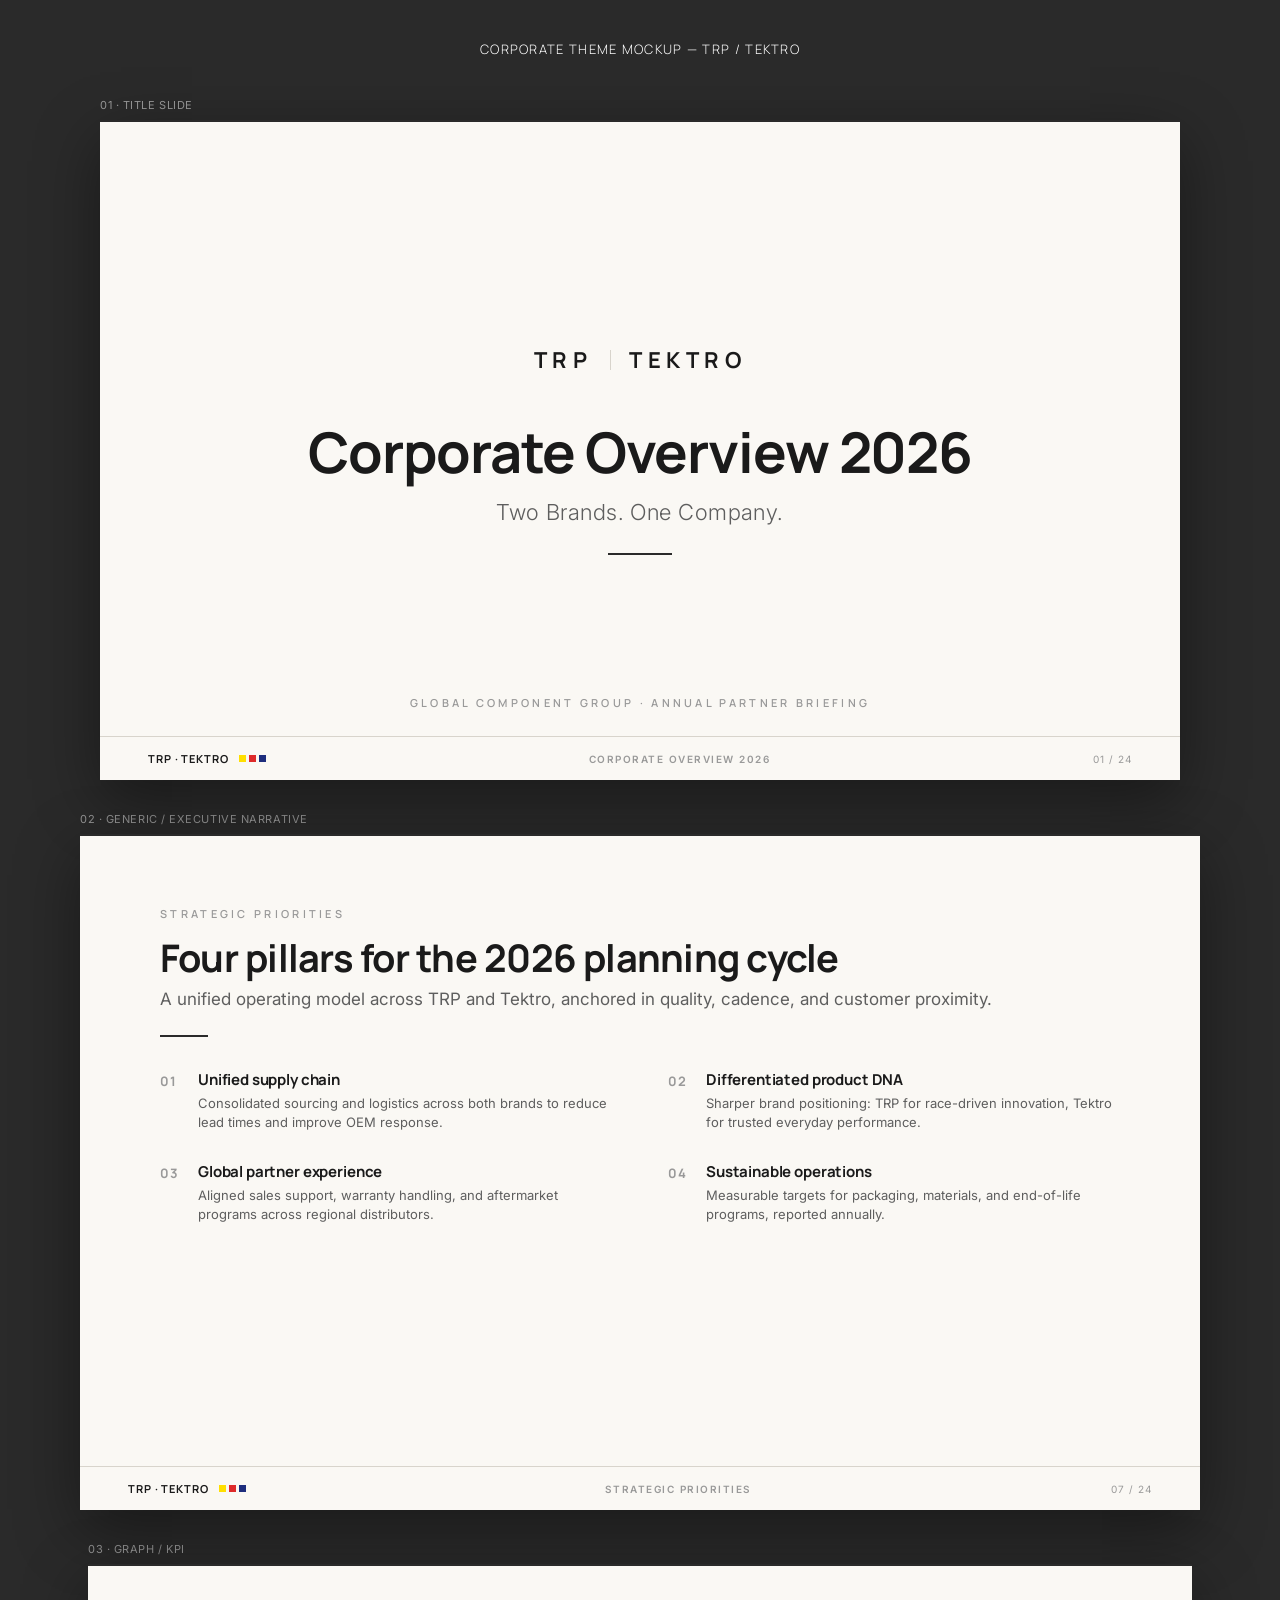
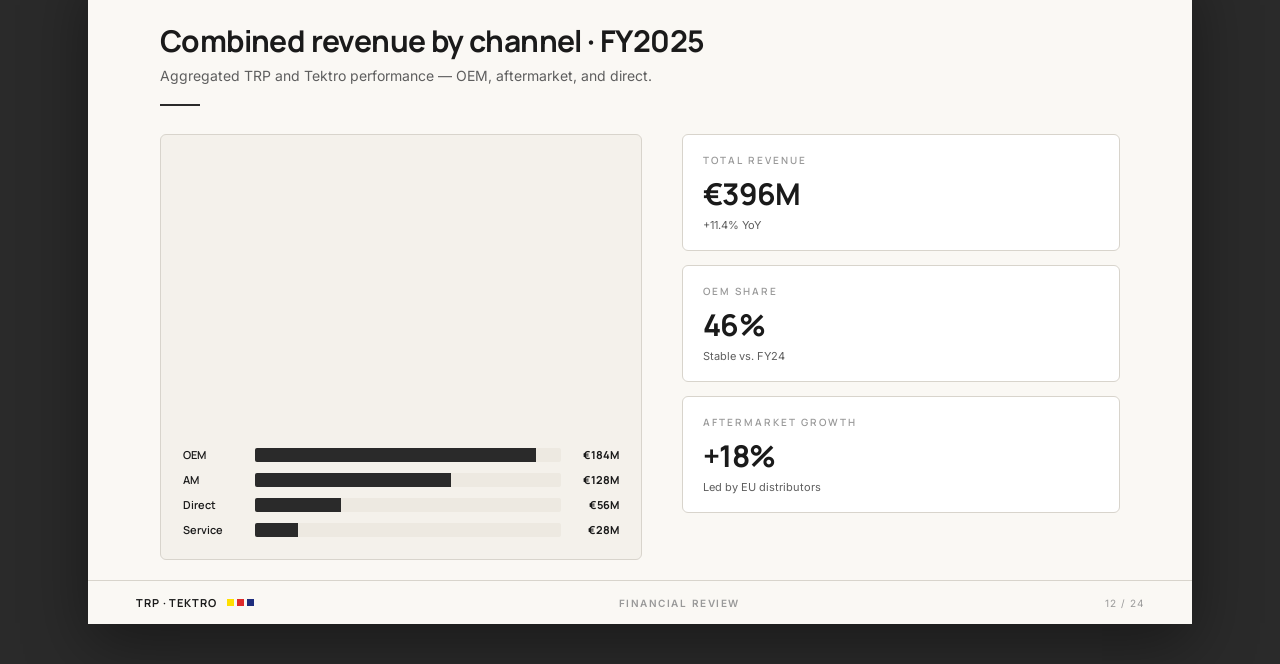
<file: docs/plans/corporate-theme-mockup.html>
<!DOCTYPE html>
<html lang="en">
<head>
<meta charset="UTF-8">
<title>Corporate Theme Mockup — TRP/Tektro</title>
<link href="https://fonts.googleapis.com/css2?family=Manrope:wght@400;600;700;800&family=Inter:wght@300;400;500;600;700&display=swap" rel="stylesheet">
<style>
  :root {
    --pres-bg: #FAF8F4;
    --pres-bg-alt: #F4F1EB;
    --pres-bg-surface: #EDE9E1;
    --pres-text: #1A1A1A;
    --pres-text-secondary: #5E5E5E;
    --pres-text-muted: #999999;
    --pres-accent: #2A2A2A;
    --pres-accent-light: #4A4A4A;
    --pres-accent-secondary: #5E5E5E;
    --pres-accent-tertiary: #FFDF00;
    --pres-border: #D8D4CC;
    --pres-font-heading: 'Manrope', sans-serif;
    --pres-font-body: 'Inter', sans-serif;
  }
  body {
    margin: 0;
    padding: 40px;
    background: #2a2a2a;
    font-family: var(--pres-font-body);
    display: flex;
    flex-direction: column;
    gap: 32px;
    align-items: center;
  }
  h1.page-title { color: #fff; font-family: var(--pres-font-heading); font-weight: 300; letter-spacing: 0.1em; text-transform: uppercase; font-size: 13px; margin: 0 0 8px; }
  .label { color: #999; font-family: var(--pres-font-body); font-size: 11px; margin: 0 0 8px; letter-spacing: 0.05em; text-transform: uppercase; }
  .slide {
    width: 960px; height: 540px;
    background: var(--pres-bg);
    color: var(--pres-text);
    position: relative;
    overflow: hidden;
    box-shadow: 0 20px 60px rgba(0,0,0,0.4);
  }
  .accent-bar {
    position: absolute; top: 0; left: 0; right: 0;
    height: 2px; background: var(--pres-accent);
  }
  .footer {
    position: absolute; bottom: 0; left: 0; right: 0;
    padding: 14px 48px;
    display: flex; align-items: center; justify-content: space-between;
    font-size: 10px; color: var(--pres-text-muted);
    letter-spacing: 0.15em; text-transform: uppercase;
    border-top: 1px solid var(--pres-border);
  }
  .footer__left { display: flex; align-items: center; gap: 10px; }
  .footer__logo { font-family: var(--pres-font-heading); font-weight: 700; font-size: 11px; color: var(--pres-text); letter-spacing: 0.08em; }
  .micro-marks { display: inline-flex; gap: 3px; }
  .micro-mark {
    width: 7px; height: 7px;
    display: inline-block;
  }
  .micro-mark--blue   { background: #1E2D7D; }
  .micro-mark--red    { background: #DE2A2A; }
  .micro-mark--yellow { background: #FFDF00; }
  .footer__center { font-weight: 600; }
  .footer__right { font-family: var(--pres-font-body); font-weight: 400; letter-spacing: 0.1em; }

  /* ----- SLIDE 1: TITLE ----- */
  .slide--title { display: flex; flex-direction: column; align-items: center; justify-content: center; text-align: center; padding: 60px; }
  .slide--title .logo-placeholder {
    font-family: var(--pres-font-heading); font-weight: 700; font-size: 22px;
    letter-spacing: 0.25em; color: var(--pres-text);
    margin-bottom: 48px;
    display: flex; align-items: center; gap: 18px;
  }
  .slide--title .logo-placeholder .sep { width: 1px; height: 20px; background: var(--pres-border); }
  .slide--title .pres-title {
    font-family: var(--pres-font-heading); font-weight: 700; font-size: 56px;
    letter-spacing: -0.02em; line-height: 1.05; margin: 0 0 18px;
  }
  .slide--title .pres-subtitle {
    font-family: var(--pres-font-body); font-weight: 300; font-size: 22px;
    color: var(--pres-text-secondary); letter-spacing: 0.02em; margin: 0 0 28px;
  }
  .slide--title .hairline {
    width: 64px; height: 2px; background: var(--pres-accent);
  }
  .slide--title .brandline {
    position: absolute; bottom: 70px; left: 0; right: 0; text-align: center;
    font-family: var(--pres-font-heading); font-weight: 600; font-size: 11px;
    letter-spacing: 0.3em; text-transform: uppercase; color: var(--pres-text-muted);
  }

  /* ----- SLIDE 2: GENERIC / EXECUTIVE BULLETS ----- */
  .slide--generic { padding: 72px 80px 64px; display: flex; flex-direction: column; }
  .slide--generic .kicker {
    font-family: var(--pres-font-heading); font-weight: 600; font-size: 11px;
    letter-spacing: 0.3em; text-transform: uppercase; color: var(--pres-text-muted);
    margin-bottom: 16px;
  }
  .slide--generic .heading {
    font-family: var(--pres-font-heading); font-weight: 700; font-size: 38px;
    letter-spacing: -0.02em; line-height: 1.1; margin: 0 0 10px;
  }
  .slide--generic .subheading {
    font-family: var(--pres-font-body); font-weight: 400; font-size: 17px;
    color: var(--pres-text-secondary); margin: 0 0 4px;
  }
  .slide--generic .underline { width: 48px; height: 2px; background: var(--pres-accent); margin: 22px 0 32px; }
  .slide--generic .bullets { display: grid; grid-template-columns: 1fr 1fr; gap: 28px 56px; }
  .slide--generic .bullet { display: flex; gap: 14px; }
  .slide--generic .bullet-num {
    font-family: var(--pres-font-heading); font-weight: 700; font-size: 13px;
    color: var(--pres-text-muted); letter-spacing: 0.08em; min-width: 24px;
    padding-top: 3px;
  }
  .slide--generic .bullet-body h4 {
    font-family: var(--pres-font-heading); font-weight: 700; font-size: 15px;
    margin: 0 0 4px; letter-spacing: -0.01em;
  }
  .slide--generic .bullet-body p {
    font-family: var(--pres-font-body); font-weight: 400; font-size: 13px;
    color: var(--pres-text-secondary); line-height: 1.5; margin: 0;
  }

  /* ----- SLIDE 3: GRAPH / KPI ----- */
  .slide--graph { padding: 56px 72px 64px; display: flex; flex-direction: column; }
  .slide--graph .heading {
    font-family: var(--pres-font-heading); font-weight: 700; font-size: 30px;
    letter-spacing: -0.02em; margin: 0 0 6px;
  }
  .slide--graph .subheading { font-size: 14px; color: var(--pres-text-secondary); margin: 0 0 20px; }
  .slide--graph .underline { width: 40px; height: 2px; background: var(--pres-accent); margin-bottom: 28px; }
  .slide--graph .body { display: grid; grid-template-columns: 1.1fr 1fr; gap: 40px; flex: 1; }
  .slide--graph .chart {
    background: var(--pres-bg-alt);
    border: 1px solid var(--pres-border);
    border-radius: 6px;
    padding: 22px;
    display: flex; flex-direction: column; justify-content: flex-end;
    gap: 10px;
  }
  .bar-row { display: flex; align-items: center; gap: 12px; font-size: 11px; color: var(--pres-text-secondary); }
  .bar-row .bar-label { width: 60px; font-family: var(--pres-font-heading); font-weight: 600; color: var(--pres-text); }
  .bar-row .bar-track { flex: 1; height: 14px; background: var(--pres-bg-surface); border-radius: 2px; overflow: hidden; }
  .bar-row .bar-fill { height: 100%; background: var(--pres-accent); }
  .bar-row .bar-val { min-width: 46px; text-align: right; font-family: var(--pres-font-heading); font-weight: 700; color: var(--pres-text); }
  .slide--graph .kpis { display: flex; flex-direction: column; gap: 14px; }
  .kpi-card {
    border: 1px solid var(--pres-border);
    border-radius: 6px;
    padding: 18px 20px;
    background: #fff;
  }
  .kpi-card .kpi-label {
    font-family: var(--pres-font-heading); font-weight: 600; font-size: 10px;
    letter-spacing: 0.2em; text-transform: uppercase; color: var(--pres-text-muted);
    margin-bottom: 6px;
  }
  .kpi-card .kpi-value {
    font-family: var(--pres-font-heading); font-weight: 700; font-size: 30px;
    letter-spacing: -0.02em; color: var(--pres-text);
  }
  .kpi-card .kpi-caption { font-size: 11px; color: var(--pres-text-secondary); margin-top: 4px; }
</style>
</head>
<body>
  <h1 class="page-title">Corporate Theme Mockup — TRP / Tektro</h1>

  <div>
    <p class="label">01 · Title slide</p>
    <div class="slide slide--title">
      <div class="accent-bar"></div>
      <div class="logo-placeholder">
        <span>TRP</span><span class="sep"></span><span>TEKTRO</span>
      </div>
      <div class="pres-title">Corporate Overview 2026</div>
      <div class="pres-subtitle">Two Brands. One Company.</div>
      <div class="hairline"></div>
      <div class="brandline">Global Component Group · Annual Partner Briefing</div>
      <div class="footer">
        <div class="footer__left">
          <span class="footer__logo">TRP · TEKTRO</span>
          <span class="micro-marks" title="brand marks"><span class="micro-mark micro-mark--yellow"></span><span class="micro-mark micro-mark--red"></span><span class="micro-mark micro-mark--blue"></span></span>
        </div>
        <div class="footer__center">Corporate Overview 2026</div>
        <div class="footer__right">01 / 24</div>
      </div>
    </div>
  </div>

  <div>
    <p class="label">02 · Generic / Executive narrative</p>
    <div class="slide slide--generic">
      <div class="accent-bar"></div>
      <div class="kicker">Strategic Priorities</div>
      <h2 class="heading">Four pillars for the 2026 planning cycle</h2>
      <p class="subheading">A unified operating model across TRP and Tektro, anchored in quality, cadence, and customer proximity.</p>
      <div class="underline"></div>
      <div class="bullets">
        <div class="bullet">
          <div class="bullet-num">01</div>
          <div class="bullet-body">
            <h4>Unified supply chain</h4>
            <p>Consolidated sourcing and logistics across both brands to reduce lead times and improve OEM response.</p>
          </div>
        </div>
        <div class="bullet">
          <div class="bullet-num">02</div>
          <div class="bullet-body">
            <h4>Differentiated product DNA</h4>
            <p>Sharper brand positioning: TRP for race-driven innovation, Tektro for trusted everyday performance.</p>
          </div>
        </div>
        <div class="bullet">
          <div class="bullet-num">03</div>
          <div class="bullet-body">
            <h4>Global partner experience</h4>
            <p>Aligned sales support, warranty handling, and aftermarket programs across regional distributors.</p>
          </div>
        </div>
        <div class="bullet">
          <div class="bullet-num">04</div>
          <div class="bullet-body">
            <h4>Sustainable operations</h4>
            <p>Measurable targets for packaging, materials, and end-of-life programs, reported annually.</p>
          </div>
        </div>
      </div>
      <div class="footer">
        <div class="footer__left">
          <span class="footer__logo">TRP · TEKTRO</span>
          <span class="micro-marks"><span class="micro-mark micro-mark--yellow"></span><span class="micro-mark micro-mark--red"></span><span class="micro-mark micro-mark--blue"></span></span>
        </div>
        <div class="footer__center">Strategic Priorities</div>
        <div class="footer__right">07 / 24</div>
      </div>
    </div>
  </div>

  <div>
    <p class="label">03 · Graph / KPI</p>
    <div class="slide slide--graph">
      <div class="accent-bar"></div>
      <h2 class="heading">Combined revenue by channel · FY2025</h2>
      <p class="subheading">Aggregated TRP and Tektro performance — OEM, aftermarket, and direct.</p>
      <div class="underline"></div>
      <div class="body">
        <div class="chart">
          <div class="bar-row"><div class="bar-label">OEM</div><div class="bar-track"><div class="bar-fill" style="width: 92%"></div></div><div class="bar-val">€184M</div></div>
          <div class="bar-row"><div class="bar-label">AM</div><div class="bar-track"><div class="bar-fill" style="width: 64%"></div></div><div class="bar-val">€128M</div></div>
          <div class="bar-row"><div class="bar-label">Direct</div><div class="bar-track"><div class="bar-fill" style="width: 28%"></div></div><div class="bar-val">€56M</div></div>
          <div class="bar-row"><div class="bar-label">Service</div><div class="bar-track"><div class="bar-fill" style="width: 14%"></div></div><div class="bar-val">€28M</div></div>
        </div>
        <div class="kpis">
          <div class="kpi-card">
            <div class="kpi-label">Total revenue</div>
            <div class="kpi-value">€396M</div>
            <div class="kpi-caption">+11.4% YoY</div>
          </div>
          <div class="kpi-card">
            <div class="kpi-label">OEM share</div>
            <div class="kpi-value">46%</div>
            <div class="kpi-caption">Stable vs. FY24</div>
          </div>
          <div class="kpi-card">
            <div class="kpi-label">Aftermarket growth</div>
            <div class="kpi-value">+18%</div>
            <div class="kpi-caption">Led by EU distributors</div>
          </div>
        </div>
      </div>
      <div class="footer">
        <div class="footer__left">
          <span class="footer__logo">TRP · TEKTRO</span>
          <span class="micro-marks"><span class="micro-mark micro-mark--yellow"></span><span class="micro-mark micro-mark--red"></span><span class="micro-mark micro-mark--blue"></span></span>
        </div>
        <div class="footer__center">Financial Review</div>
        <div class="footer__right">12 / 24</div>
      </div>
    </div>
  </div>

</body>
</html>
</file>
